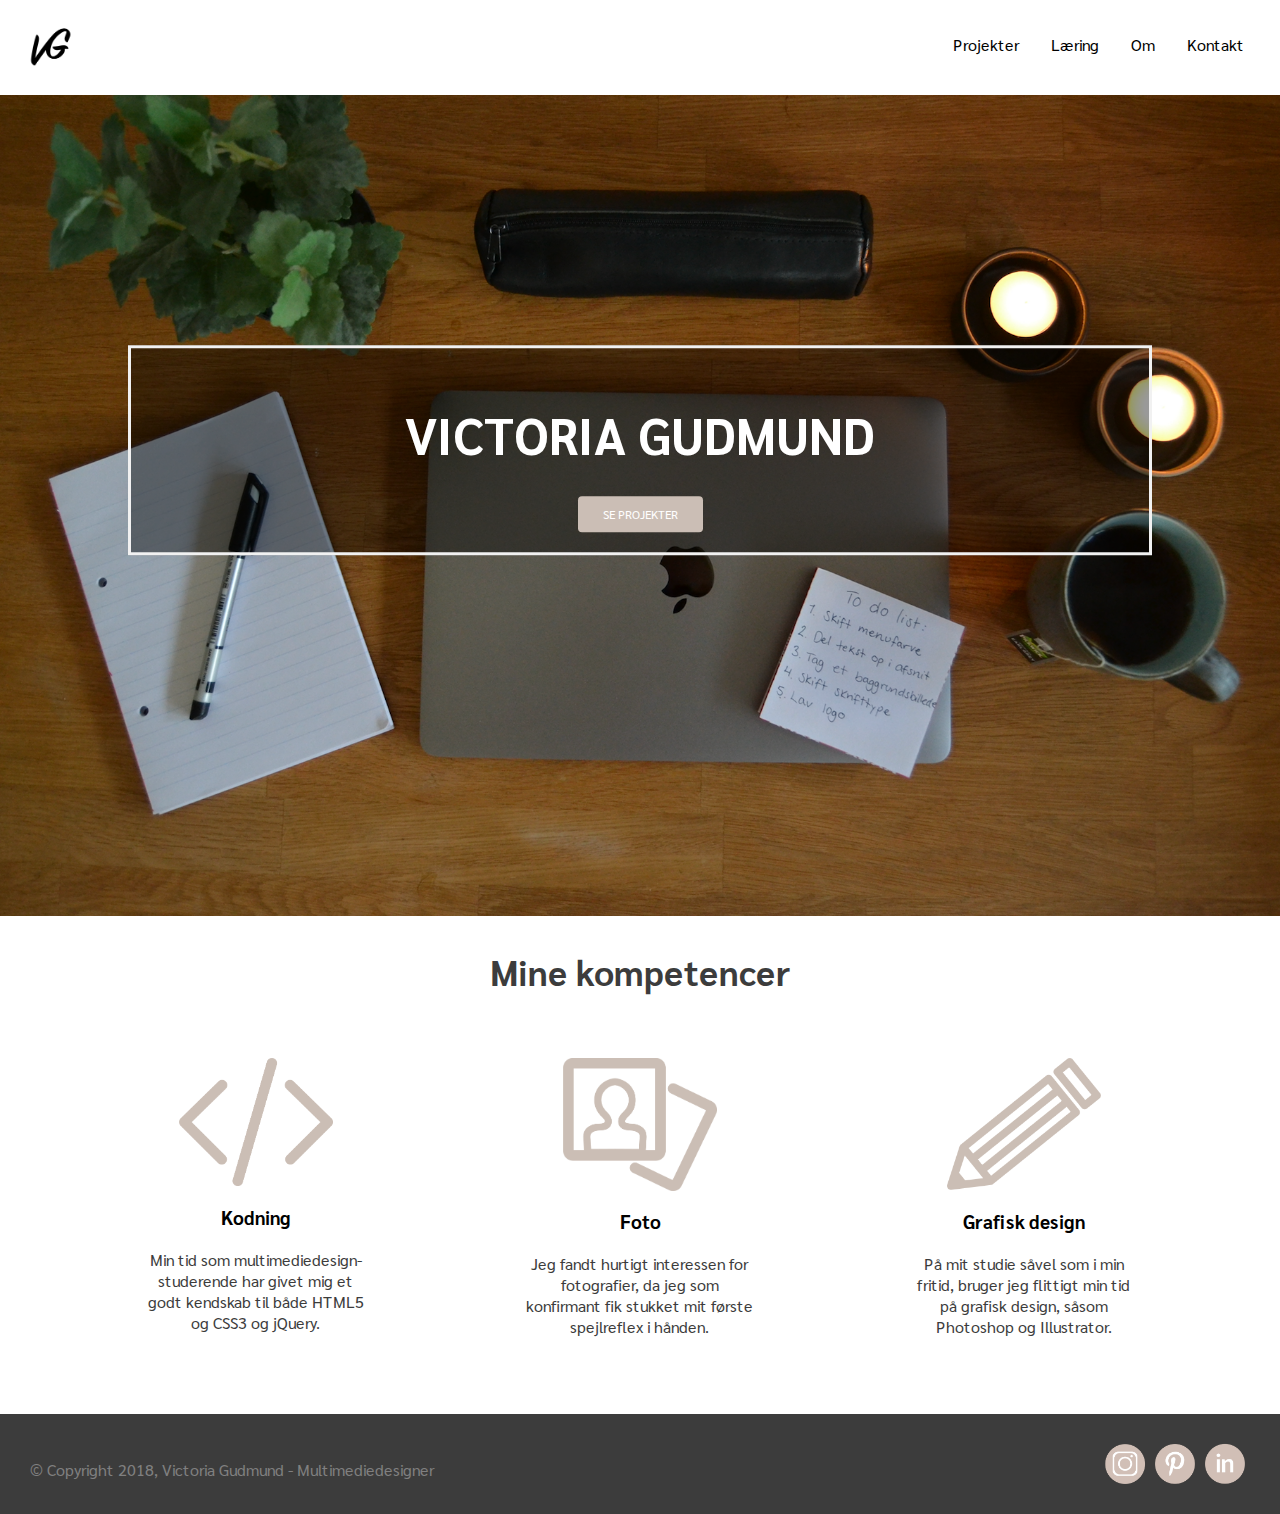
<file: index.html>
<!doctype html>
<html>
<head>
<meta charset="UTF-8">
<title>Multimediedesigner - Portfolio - Victoria Gudmund </title>
<link href="styles/s-styles.css" rel="stylesheet" type="text/css">
<link href="https://fonts.googleapis.com/css?family=Sarabun" rel="stylesheet">
</head>

<body>

<div class="navbar">
  <a href="../index.html" id="logo"><img src="images/logo.png" alt="Mit logo"></a>	
  <a href="pages/kontakt.html">Kontakt</a>
  <a href="pages/om-mig.html">Om</a>
  <a href="pages/learing.html">Læring</a>
  <div class="dropdown">
    <button class="dropbtn knap"><a href="pages/portfolio.html">Projekter</a> 
      <i class="fa fa-caret-down"></i>
    </button>
    <div class="dropdown-content">
      <a href="pages/flow1.html">Flow 1</a>
      <a href="pages/flow2.html">Flow 2</a>
      <a href="pages/flow3.html">Flow 3</a>
	  <a href="pages/flow4.html">Flow 4</a>
	  <a href="pages/flow5.html">Flow 5</a>
    </div>
  </div> 
</div>
	
<div class="hero-image"> 
  <img src="images/forside.jpg" alt="baggrundsbillede" class="baggrund"/>
	<div class="hero-text">
    <h1>VICTORIA GUDMUND</h1>
	<a href="pages/portfolio.html">SE PROJEKTER</a>
  </div>
</div>

<div>
	<h2>Mine kompetencer</h2>
	<div class="skills">
		<div class="skill">
			<img src="images/kodee.png" alt="kode">
			<h3>Kodning</h3>
			<p>Min tid som multimediedesign-studerende har givet mig et godt kendskab til både HTML5 og CSS3 og jQuery.</p>
		</div>
		<div class="skill">
			<img src="images/fotoo.png" alt="foto">
			<h3>Foto</h3>
			<p>Jeg fandt hurtigt interessen for fotografier, da jeg som konfirmant fik stukket mit første spejlreflex i hånden.</p>
		</div>
		<div class="skill">
			<img src="images/grafisk.png" alt="grafiskdesign">
			<h3>Grafisk design</h3>
			<p>På mit studie såvel som i min fritid, bruger jeg flittigt min tid på grafisk design, såsom Photoshop og Illustrator.</p>
		</div>

	</div>
</div>	
	
<footer>
	<p class= "copy"> &copy; Copyright 2018, Victoria Gudmund - Multimediedesigner</p>
	<!--<div class="social">-->
	<a href="https://www.linkedin.com/in/victoria-gudmund-andersen-ba6320172/" target="_blank"><img src="images/linkedin.png" alt="linkedin" class="linked"></a>
	<a href="https://www.pinterest.dk/victoriatanders/" target="_blank"><img src="images/pinterest.png" alt="pinterest" class="pinter"></a>
	<a href="https://www.instagram.com/victoriagudmund/?hl=da" target="_blank"><img src="images/instagram.png" alt="instagram" class="insta"></a> 
<!--</div>-->

</footer>	
	
</body>
</html>
</file>
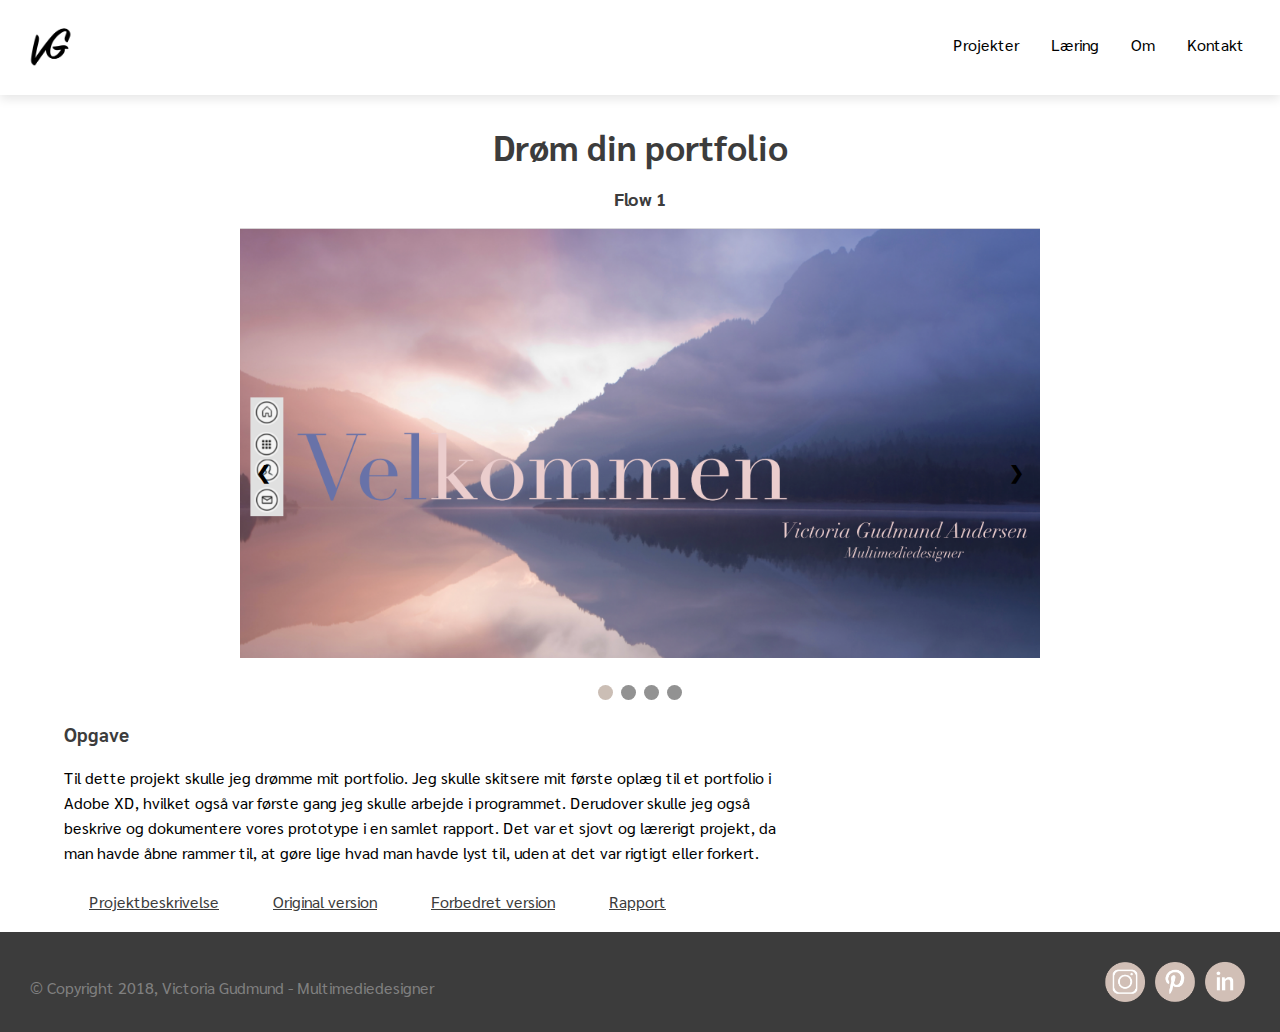
<file: pages/flow1.html>
<!doctype html>
<html>
<head>
<meta charset="UTF-8">
<title>Flow 1</title>

<link href="../styles/s-styles.css" rel="stylesheet">
<link href="https://fonts.googleapis.com/css?family=Sarabun" rel="stylesheet">	
</head>	
	
<body>
	
 <div class="navbar">
  <a href="../index.html" id="logo"><img src="../images/logo.png" alt="Mit logo"></a>	 
  <a href="kontakt.html">Kontakt</a>
  <a href="om-mig.html">Om</a>
  <a href="learing.html">Læring</a>
  <div class="dropdown">
    <button class="dropbtn knap"><a href="portfolio.html">Projekter</a> 
      <i class="fa fa-caret-down"></i>
    </button>
    <div class="dropdown-content">
      <a href="flow1.html">Flow 1</a>
      <a href="flow2.html">Flow 2</a>
      <a href="flow3.html">Flow 3</a>
	  <a href="flow4.html">Flow 4</a>
	  <a href="flow5.html">Flow 5</a>
    </div>
  </div> 
</div>
	<div class="tekst">
	<div>
		<h2>Drøm din portfolio</h2>
		<h3>Flow 1</h3>
	</div>
	</div>
	
<!-- Slideshow container -->
<div class="slideshow-container">

  <!-- Full-width images with number and caption text -->
  <div class="mySlides fade">
    <img src="../images/velkommen.png" style="width:100%" alt="velkommen">
  </div>

  <div class="mySlides fade">
    <img src="../images/portfolio.png" style="width:100%" alt="portfolio">
  </div>

  <div class="mySlides fade">
    <img src="../images/om.png" style="width:100%" alt="om">
  </div>
	
  <div class="mySlides fade">
    <img src="../images/kontakt.png" style="width:100%" alt="kontakt">
  </div>	

  <!-- Next and previous buttons -->
  <a class="prev" onclick="plusSlides(-1)">&#10094;</a>
  <a class="next" onclick="plusSlides(1)">&#10095;</a>
<br>

<!-- The dots/circles -->
<div style="text-align:center">
  <span class="dot" onclick="currentSlide(1)"></span> 
  <span class="dot" onclick="currentSlide(2)"></span> 
  <span class="dot" onclick="currentSlide(3)"></span> 
  <span class="dot" onclick="currentSlide(4)"></span> 
</div>
</div>
	
<div class="beskrivelse">
	<h3>Opgave</h3>
	<p class="bindhold">Til dette projekt skulle jeg drømme mit portfolio. Jeg skulle skitsere mit første oplæg til et portfolio i Adobe XD, hvilket også var første gang jeg skulle arbejde i programmet. Derudover skulle jeg også beskrive og dokumentere vores prototype i en samlet rapport. Det var et sjovt og lærerigt projekt, da man havde åbne rammer til, at gøre lige hvad man havde lyst til, uden at det var rigtigt eller forkert.</p>
</div>
	<div class="links">
	<a href="../pdf'er/dreambeskrivelse.pdf" class="dream projekt" target="_blank">Projektbeskrivelse</a>
	<a href="https://xd.adobe.com/view/176fe4db-181c-464c-5941-6573d2d16e42-615e/" class="dream" target="_blank">Original version</a>
	<a href="https://xd.adobe.com/view/273f74f4-07b1-4a6a-7874-c24dd6f530b4-510e/" class="dream" target="_blank">Forbedret version</a>	
	<a href="../rapporter/dreamrapport.pdf" class="dream" target="_blank">Rapport</a>
	</div>

<footer>
	<p class= "copy"> &copy; Copyright 2018, Victoria Gudmund - Multimediedesigner</p>
	<!--<div class="social">-->
	<a href="https://www.linkedin.com/in/victoria-gudmund-andersen-ba6320172/" target="_blank"><img src="../images/linkedin.png" alt="linkedin" class="linked"></a>
	<a href="https://www.pinterest.dk/victoriatanders/" target="_blank"><img src="../images/pinterest.png" alt="pinterest" class="pinter"></a>
	<a href="https://www.instagram.com/victoriagudmund/?hl=da" target="_blank"><img src="../images/instagram.png" alt="instagram" class="insta"></a> 
<!--</div>-->
</footer>
	
	
<script>
var slideIndex = 1;
showSlides(slideIndex);

function plusSlides(n) {
  showSlides(slideIndex += n);
}

function currentSlide(n) {
  showSlides(slideIndex = n);
}

function showSlides(n) {
  var i;
  var slides = document.getElementsByClassName("mySlides");
  var dots = document.getElementsByClassName("dot");
  if (n > slides.length) {slideIndex = 1}    
  if (n < 1) {slideIndex = slides.length}
  for (i = 0; i < slides.length; i++) {
      slides[i].style.display = "none";  
  }
  for (i = 0; i < dots.length; i++) {
      dots[i].className = dots[i].className.replace(" active", "");
  }
  slides[slideIndex-1].style.display = "block";  
  dots[slideIndex-1].className += " active";
}
</script>
	
</body>	
</html>
</file>
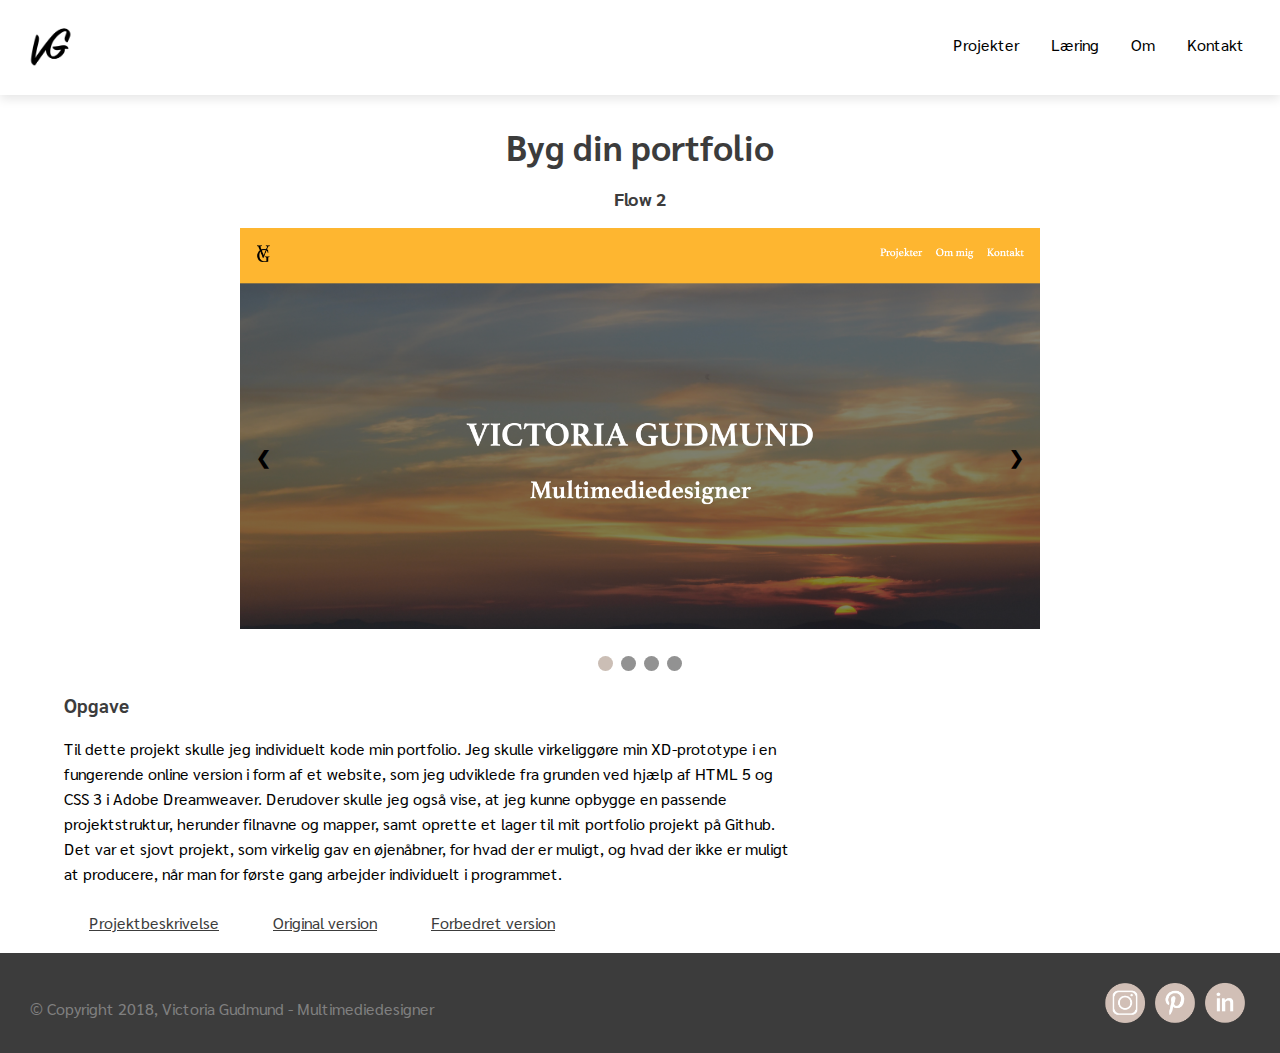
<file: pages/flow2.html>
<!doctype html>
<html>
<head>
<meta charset="UTF-8">
<title>Flow 2</title>

<link href="../styles/s-styles.css" rel="stylesheet">
<link href="https://fonts.googleapis.com/css?family=Sarabun" rel="stylesheet">	
</head>	
	
<body>
	
 <div class="navbar">
  <a href="../index.html" id="logo"><img src="../images/logo.png" alt="Mit logo"></a>	 
  <a href="kontakt.html">Kontakt</a>
  <a href="om-mig.html">Om</a>
  <a href="learing.html">Læring</a>
  <div class="dropdown">
    <button class="dropbtn knap"><a href="portfolio.html">Projekter</a> 
      <i class="fa fa-caret-down"></i>
    </button>
    <div class="dropdown-content">
      <a href="flow1.html">Flow 1</a>
      <a href="flow2.html">Flow 2</a>
      <a href="flow3.html">Flow 3</a>
	  <a href="flow4.html">Flow 4</a>
	  <a href="flow5.html">Flow 5</a>
    </div>
  </div> 
</div>
	<div class="tekst">
	<div>
		<h2>Byg din portfolio</h2>
		<h3>Flow 2</h3>
	</div>
	</div>
	
<!-- Slideshow container -->
<div class="slideshow-container">

  <!-- Full-width images with number and caption text -->
  <div class="mySlides fade">
    <img src="../images/baggrund.png" style="width:100%" alt="baggrund">
  </div>

  <div class="mySlides fade">
    <img src="../images/projekter.png" style="width:100%" alt="projekter">
  </div>

  <div class="mySlides fade">
    <img src="../images/ommig.png" style="width:100%" alt="ommig">
  </div>
	
  <div class="mySlides fade">
    <img src="../images/contact.png" style="width:100%" alt="contact">
  </div>	

  <!-- Next and previous buttons -->
  <a class="prev" onclick="plusSlides(-1)">&#10094;</a>
  <a class="next" onclick="plusSlides(1)">&#10095;</a>
<br>

<!-- The dots/circles -->
<div style="text-align:center">
  <span class="dot" onclick="currentSlide(1)"></span> 
  <span class="dot" onclick="currentSlide(2)"></span> 
  <span class="dot" onclick="currentSlide(3)"></span> 
  <span class="dot" onclick="currentSlide(4)"></span> 
</div>
</div>
	
<div class="beskrivelse">
	<h3>Opgave</h3>
	<p class="bindhold">Til dette projekt skulle jeg individuelt kode min portfolio. Jeg skulle virkeliggøre min XD-prototype i en fungerende online version i form af et website, som jeg udviklede fra grunden ved hjælp af HTML 5 og CSS 3 i Adobe Dreamweaver. Derudover skulle jeg også vise, at jeg kunne opbygge en passende projektstruktur, herunder filnavne og mapper, samt oprette et lager til mit portfolio projekt på Github. Det var et sjovt projekt, som virkelig gav en øjenåbner, for hvad der er muligt, og hvad der ikke er muligt at producere, når man for første gang arbejder individuelt i programmet. </p>
</div>
	<div class="links">
	<a href="../pdf'er/portfoliobeskrivelse.pdf" class="dream" target="_blank">Projektbeskrivelse</a>
	<a href="http://gudmunddesign.dk/index.html" class="dream" target="_blank">Original version</a>
	<a href="#" class="dream" target="_blank">Forbedret version</a>
	</div>

<footer>
	<p class= "copy"> &copy; Copyright 2018, Victoria Gudmund - Multimediedesigner</p>
	<!--<div class="social">-->
	<a href="https://www.linkedin.com/in/victoria-gudmund-andersen-ba6320172/" target="_blank"><img src="../images/linkedin.png" alt="linkedin" class="linked"></a>
	<a href="https://www.pinterest.dk/victoriatanders/" target="_blank"><img src="../images/pinterest.png" alt="pinterest" class="pinter"></a>
	<a href="https://www.instagram.com/victoriagudmund/?hl=da" target="_blank"><img src="../images/instagram.png" alt="instagram" class="insta"></a> 
<!--</div>-->
</footer>
	
<script>
var slideIndex = 1;
showSlides(slideIndex);

function plusSlides(n) {
  showSlides(slideIndex += n);
}

function currentSlide(n) {
  showSlides(slideIndex = n);
}

function showSlides(n) {
  var i;
  var slides = document.getElementsByClassName("mySlides");
  var dots = document.getElementsByClassName("dot");
  if (n > slides.length) {slideIndex = 1}    
  if (n < 1) {slideIndex = slides.length}
  for (i = 0; i < slides.length; i++) {
      slides[i].style.display = "none";  
  }
  for (i = 0; i < dots.length; i++) {
      dots[i].className = dots[i].className.replace(" active", "");
  }
  slides[slideIndex-1].style.display = "block";  
  dots[slideIndex-1].className += " active";
}
</script>
	
</body>	
</html>
</file>
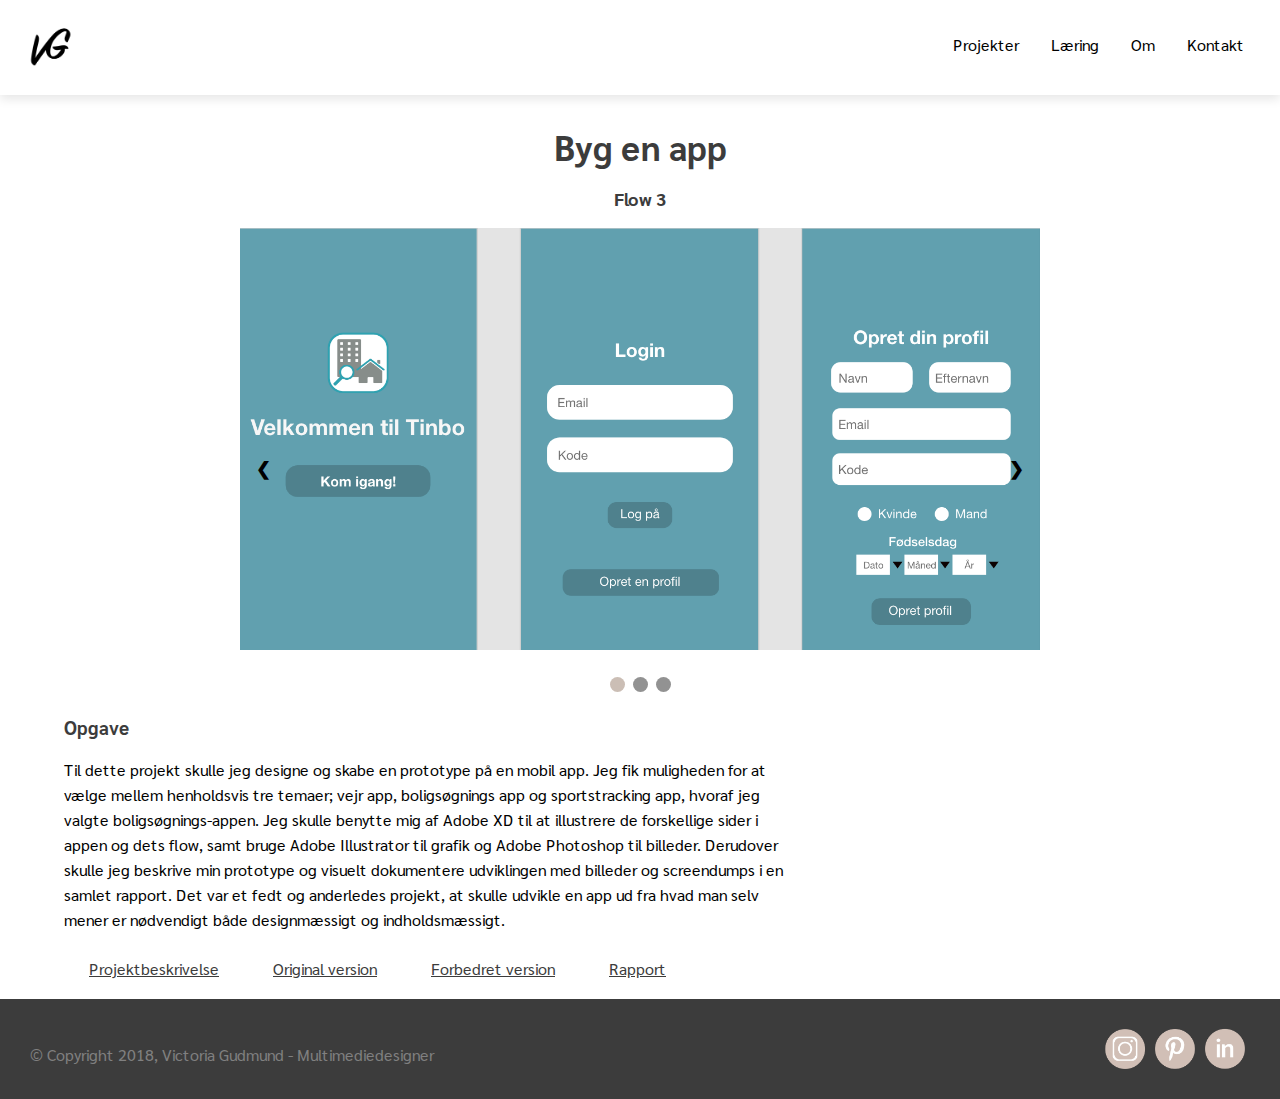
<file: pages/flow3.html>
<!doctype html>
<html>
<head>
<meta charset="UTF-8">
<title>Flow 3</title>

<link href="../styles/s-styles.css" rel="stylesheet">
<link href="https://fonts.googleapis.com/css?family=Sarabun" rel="stylesheet">	
</head>	
	
<body>
	
 <div class="navbar">
  <a href="../index.html" id="logo"><img src="../images/logo.png" alt="Mit logo"></a>	 
  <a href="kontakt.html">Kontakt</a>
  <a href="om-mig.html">Om</a>
  <a href="learing.html">Læring</a>
  <div class="dropdown">
    <button class="dropbtn knap"><a href="portfolio.html">Projekter</a> 
      <i class="fa fa-caret-down"></i>
    </button>
    <div class="dropdown-content">
      <a href="flow1.html">Flow 1</a>
      <a href="flow2.html">Flow 2</a>
      <a href="flow3.html">Flow 3</a>
	  <a href="flow4.html">Flow 4</a>
	  <a href="flow5.html">Flow 5</a>
    </div>
  </div> 
</div>
	<div class="tekst">
	<div>
		<h2>Byg en app</h2>
		<h3>Flow 3</h3>
	</div>
	</div>
	
<!-- Slideshow container -->
<div class="slideshow-container">

  <!-- Full-width images with number and caption text -->
  <div class="mySlides fade">
    <img src="../images/app1.png" style="width:100%" alt="app1">
  </div>

  <div class="mySlides fade">
    <img src="../images/app2.png" style="width:100%" alt="app2">
  </div>

  <div class="mySlides fade">
    <img src="../images/app3.png" style="width:100%" alt="app3">
  </div>
		

  <!-- Next and previous buttons -->
  <a class="prev" onclick="plusSlides(-1)">&#10094;</a>
  <a class="next" onclick="plusSlides(1)">&#10095;</a>
<br>

<!-- The dots/circles -->
<div style="text-align:center">
  <span class="dot" onclick="currentSlide(1)"></span> 
  <span class="dot" onclick="currentSlide(2)"></span> 
  <span class="dot" onclick="currentSlide(3)"></span> 
</div>
</div>
	
<div class="beskrivelse">
	<h3>Opgave</h3>
	<p class="bindhold">Til dette projekt skulle jeg designe og skabe en prototype på en mobil app. Jeg fik muligheden for at vælge mellem henholdsvis tre temaer; vejr app, boligsøgnings app og sportstracking app, hvoraf jeg valgte boligsøgnings-appen. Jeg skulle benytte mig af Adobe XD til at illustrere de forskellige sider i appen og dets flow, samt bruge Adobe Illustrator til grafik og Adobe Photoshop til billeder. Derudover skulle jeg beskrive min prototype og visuelt dokumentere udviklingen med billeder og screendumps i en samlet rapport. Det var et fedt og anderledes projekt, at skulle udvikle en app ud fra hvad man selv mener er nødvendigt både designmæssigt og indholdsmæssigt.</p>
</div>
	<div class="links">
	<a href="../pdf'er/appbeskrivelse.pdf" class="dream" target="_blank">Projektbeskrivelse</a>
	<a href="https://xd.adobe.com/view/36052af3-6c7c-48a2-619a-607a11d8ac90-4034/" class="dream" target="_blank">Original version</a>
	<a href="https://xd.adobe.com/view/0056d412-e1ee-4cba-660e-e62d08af964b-7667/" class="dream" target="_blank">Forbedret version</a>	
	<a href="../rapporter/tinbo.pdf" class="dream" target="_blank">Rapport</a>
	</div>

<footer>
	<p class= "copy"> &copy; Copyright 2018, Victoria Gudmund - Multimediedesigner</p>
	<!--<div class="social">-->
	<a href="https://www.linkedin.com/in/victoria-gudmund-andersen-ba6320172/" target="_blank"><img src="../images/linkedin.png" alt="linkedin" class="linked"></a>
	<a href="https://www.pinterest.dk/victoriatanders/" target="_blank"><img src="../images/pinterest.png" alt="pinterest" class="pinter"></a>
	<a href="https://www.instagram.com/victoriagudmund/?hl=da" target="_blank"><img src="../images/instagram.png" alt="instagram" class="insta"></a> 
<!--</div>-->
</footer>

<script>
var slideIndex = 1;
showSlides(slideIndex);

function plusSlides(n) {
  showSlides(slideIndex += n);
}

function currentSlide(n) {
  showSlides(slideIndex = n);
}

function showSlides(n) {
  var i;
  var slides = document.getElementsByClassName("mySlides");
  var dots = document.getElementsByClassName("dot");
  if (n > slides.length) {slideIndex = 1}    
  if (n < 1) {slideIndex = slides.length}
  for (i = 0; i < slides.length; i++) {
      slides[i].style.display = "none";  
  }
  for (i = 0; i < dots.length; i++) {
      dots[i].className = dots[i].className.replace(" active", "");
  }
  slides[slideIndex-1].style.display = "block";  
  dots[slideIndex-1].className += " active";
}
</script>	
	
</body>	
</html>
</file>
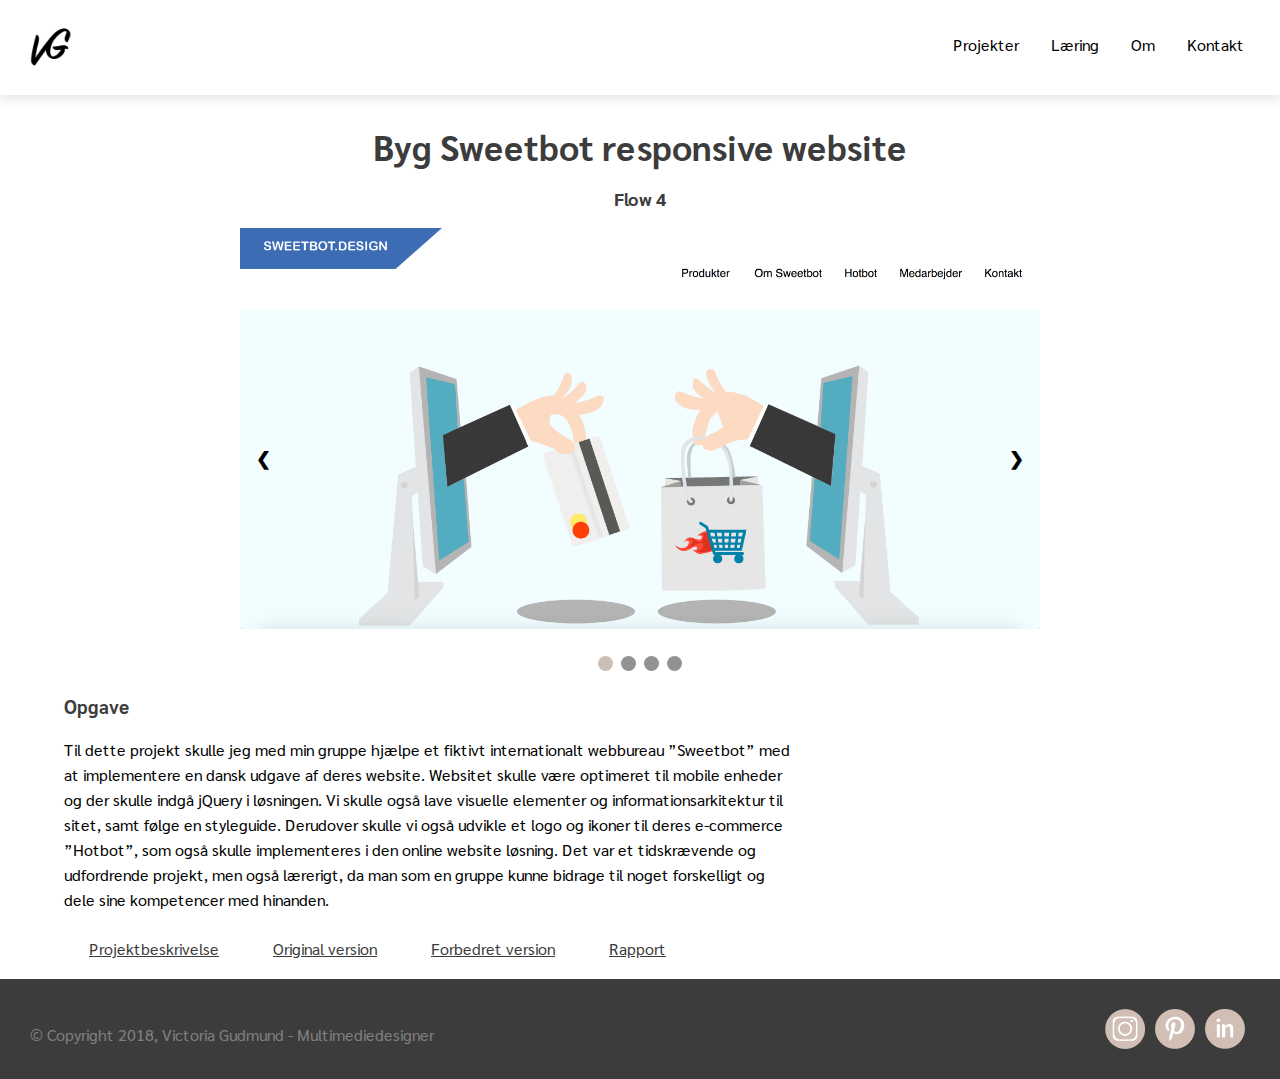
<file: pages/flow4.html>
<!doctype html>
<html>
<head>
<meta charset="UTF-8">
<title>Flow 4</title>

<link href="../styles/s-styles.css" rel="stylesheet">
<link href="https://fonts.googleapis.com/css?family=Sarabun" rel="stylesheet">	
</head>	
	
<body>
	
 <div class="navbar">
  <a href="../index.html" id="logo"><img src="../images/logo.png" alt="Mit logo"></a>	 
  <a href="kontakt.html">Kontakt</a>
  <a href="om-mig.html">Om</a>
  <a href="learing.html">Læring</a>
  <div class="dropdown">
    <button class="dropbtn knap"><a href="portfolio.html">Projekter</a> 
      <i class="fa fa-caret-down"></i>
    </button>
    <div class="dropdown-content">
      <a href="flow1.html">Flow 1</a>
      <a href="flow2.html">Flow 2</a>
      <a href="flow3.html">Flow 3</a>
	  <a href="flow4.html">Flow 4</a>
	  <a href="flow5.html">Flow 5</a>
    </div>
  </div> 
</div>
	<div class="tekst">
	<div>
		<h2>Byg Sweetbot responsive website</h2>
		<h3>Flow 4</h3>
	</div>
	</div>

<!-- Slideshow container -->
<div class="slideshow-container">

  <!-- Full-width images with number and caption text -->
  <div class="mySlides fade">
    <img src="../images/sweetforside.png" style="width:100%" alt="forside">
  </div>

  <div class="mySlides fade">
    <img src="../images/produkter.png" style="width:100%" alt="produkter">
  </div>

  <div class="mySlides fade">
    <img src="../images/medarbejdere.png" style="width:100%" alt="medarbejdere">
  </div>
	
  <div class="mySlides fade">
    <img src="../images/sweetkontakt.png" style="width:100%" alt="kontakt">
  </div>	

  <!-- Next and previous buttons -->
  <a class="prev" onclick="plusSlides(-1)">&#10094;</a>
  <a class="next" onclick="plusSlides(1)">&#10095;</a>
<br>

<!-- The dots/circles -->
<div style="text-align:center">
  <span class="dot" onclick="currentSlide(1)"></span> 
  <span class="dot" onclick="currentSlide(2)"></span> 
  <span class="dot" onclick="currentSlide(3)"></span> 
  <span class="dot" onclick="currentSlide(4)"></span> 
</div>
</div>
	
<div class="beskrivelse">
	<h3>Opgave</h3>
	<p class="bindhold">Til dette projekt skulle jeg med min gruppe hjælpe et fiktivt internationalt webbureau ”Sweetbot” med at implementere en dansk udgave af deres website. Websitet skulle være optimeret til mobile enheder og der skulle indgå jQuery i løsningen. Vi skulle også lave visuelle elementer og informationsarkitektur til sitet, samt følge en styleguide. Derudover skulle vi også udvikle et logo og ikoner til deres e-commerce ”Hotbot”, som også skulle implementeres i den online website løsning. Det var et tidskrævende og udfordrende projekt, men også lærerigt, da man som en gruppe kunne bidrage til noget forskelligt og dele sine kompetencer med hinanden.  </p>
</div>
	<div class="links">
	<a href="../pdf'er/sweetbotbeskrivelse.pdf" class="dream" target="_blank">Projektbeskrivelse</a>
	<a href="#" class="dream" target="_blank">Original version</a>
	<a href="http://sidselkaergaard.dk/Sweetbot-projekt-remaking/?fbclid=IwAR0GwjPR7qpiSLO8gWk2DwcnABaUl-5muoKucqrk-nhrec0zf4q7Yr-TCC8" class="dream" target="_blank">Forbedret version</a>
	<a href="../rapporter/sweetbot.pdf" class="dream" target="_blank">Rapport</a>
	</div>
	
<footer>
	<p class= "copy"> &copy; Copyright 2018, Victoria Gudmund - Multimediedesigner</p>
	<!--<div class="social">-->
	<a href="https://www.linkedin.com/in/victoria-gudmund-andersen-ba6320172/" target="_blank"><img src="../images/linkedin.png" alt="linkedin" class="linked"></a>
	<a href="https://www.pinterest.dk/victoriatanders/" target="_blank"><img src="../images/pinterest.png" alt="pinterest" class="pinter"></a>
	<a href="https://www.instagram.com/victoriagudmund/?hl=da" target="_blank"><img src="../images/instagram.png" alt="instagram" class="insta"></a> 
<!--</div>-->
</footer>

<script>
var slideIndex = 1;
showSlides(slideIndex);

function plusSlides(n) {
  showSlides(slideIndex += n);
}

function currentSlide(n) {
  showSlides(slideIndex = n);
}

function showSlides(n) {
  var i;
  var slides = document.getElementsByClassName("mySlides");
  var dots = document.getElementsByClassName("dot");
  if (n > slides.length) {slideIndex = 1}    
  if (n < 1) {slideIndex = slides.length}
  for (i = 0; i < slides.length; i++) {
      slides[i].style.display = "none";  
  }
  for (i = 0; i < dots.length; i++) {
      dots[i].className = dots[i].className.replace(" active", "");
  }
  slides[slideIndex-1].style.display = "block";  
  dots[slideIndex-1].className += " active";
}
</script>
	
</body>	
</html>
</file>
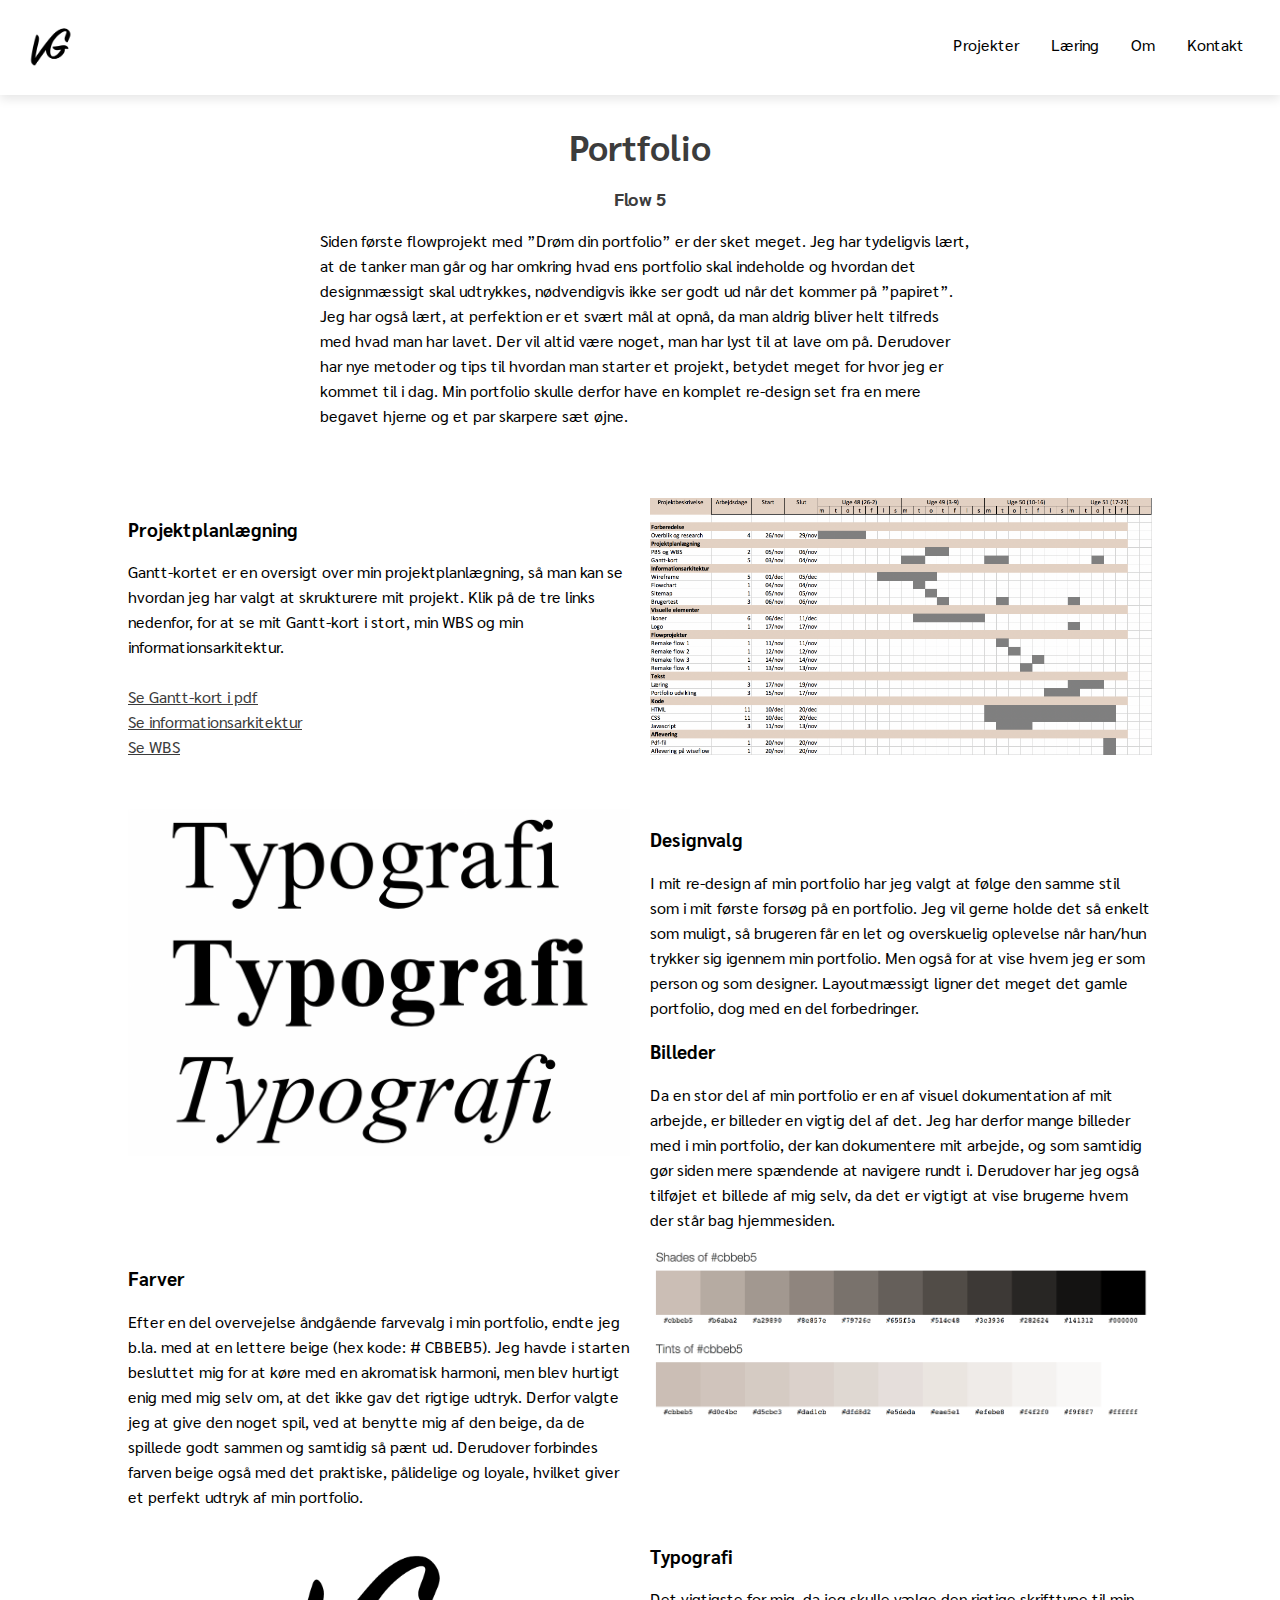
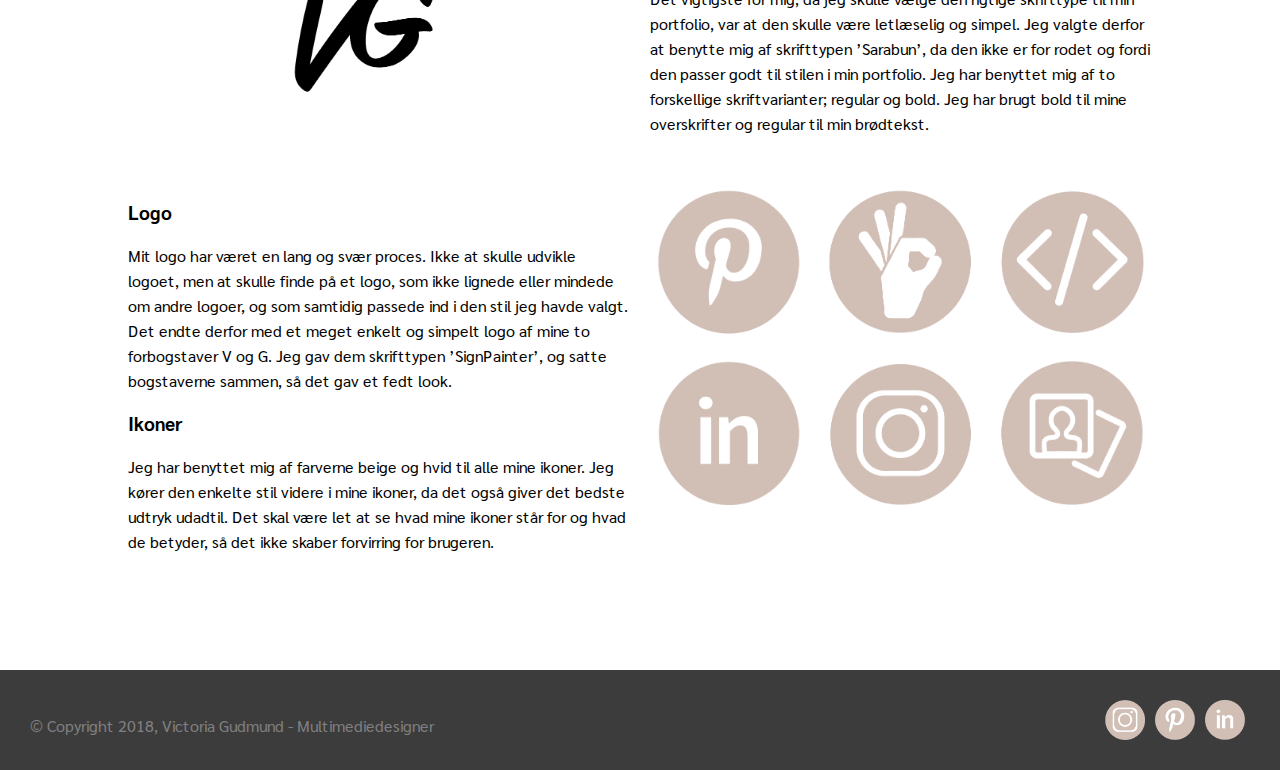
<file: pages/flow5.html>
<!doctype html>
<html>
<head>
<meta charset="UTF-8">
<title>Flow 5</title>

<link href="../styles/s-styles.css" rel="stylesheet">
<link href="https://fonts.googleapis.com/css?family=Sarabun" rel="stylesheet">	
</head>	
	
<body>
	
 <div class="navbar">
  <a href="../index.html" id="logo"><img src="../images/logo.png" alt="Mit logo"></a>	 
  <a href="kontakt.html">Kontakt</a>
  <a href="om-mig.html">Om</a>
  <a href="learing.html">Læring</a>
  <div class="dropdown">
    <button class="dropbtn knap"><a href="portfolio.html">Projekter</a> 
      <i class="fa fa-caret-down"></i>
    </button>
    <div class="dropdown-content">
      <a href="flow1.html">Flow 1</a>
      <a href="flow2.html">Flow 2</a>
      <a href="flow3.html">Flow 3</a>
	  <a href="flow4.html">Flow 4</a>
	  <a href="flow5.html">Flow 5</a>
    </div>
  </div> 
</div>
	<div class="tekst">
	<div>
		<h2>Portfolio</h2>
		<h3>Flow 5</h3>
		<p class="flow5">Siden første flowprojekt med ”Drøm din portfolio” er der sket meget. Jeg har tydeligvis lært, at de tanker man går og har omkring hvad ens portfolio skal indeholde og hvordan det designmæssigt skal udtrykkes, nødvendigvis ikke ser godt ud når det kommer på ”papiret”. Jeg har også lært, at perfektion er et svært mål at opnå, da man aldrig bliver helt tilfreds med hvad man har lavet. Der vil altid være noget, man har lyst til at lave om på. Derudover har nye metoder og tips til hvordan man starter et projekt, betydet meget for hvor jeg er kommet til i dag. Min portfolio skulle derfor have en komplet re-design set fra en mere begavet hjerne og et par skarpere sæt øjne. </p>
	</div>
	</div>

<div class="flex-container">
	<div>
		<h3>Projektplanlægning</h3>
		<p class="design"> Gantt-kortet er en oversigt over min projektplanlægning, så man kan se hvordan jeg har valgt at skrukturere mit projekt. Klik på de tre links nedenfor, for at se mit  Gantt-kort i stort, min WBS og min informationsarkitektur.  <br><br> <a href="../pdf'er/ganttkort.pdf" class="information" target="_blank">Se Gantt-kort i pdf</a> <br> <a href="../pdf'er/informationsarkitektur.pdf" class="information" target="_blank">Se informationsarkitektur</a> <br>  <a href="../pdf'er/wbs.pdf" class="information" target="_blank">Se WBS</a> </p> 
	</div>
	<div>
		<img class="myImg" src="../images/gantt.png" alt="gantt">
    </div>
	<div>
		<img class="myImg" src="../images/typografi.png" alt="typografi">
    </div>	
	<div class="flowtekst">
		<h3>Designvalg</h3>
		<p class="design"> I mit re-design af min portfolio har jeg valgt at følge den samme stil som i mit første forsøg på en portfolio. Jeg vil gerne holde det så enkelt som muligt, så brugeren får en let og overskuelig oplevelse når han/hun trykker sig igennem min portfolio. Men også for at vise hvem jeg er som person og som designer. Layoutmæssigt ligner det meget det gamle portfolio, dog med en del forbedringer.</p> 
		<h3>Billeder</h3>
		<p class="design">Da en stor del af min portfolio er en af visuel dokumentation af mit arbejde, er billeder en vigtig del af det. Jeg har derfor mange billeder med i min portfolio, der kan dokumentere mit arbejde, og som samtidig gør siden mere spændende at navigere rundt i. Derudover har jeg også tilføjet et billede af mig selv, da det er vigtigt at vise brugerne hvem der står bag hjemmesiden. </p> 
	</div>
	
	<div>
		<h3>Farver</h3>
		<p class="design"> Efter en del overvejelse åndgående farvevalg i min portfolio, endte jeg b.la. med at en lettere beige (hex kode: # CBBEB5). Jeg havde i starten besluttet mig for at køre med en akromatisk harmoni, men blev hurtigt enig med mig selv om, at det ikke gav det rigtige udtryk. Derfor valgte jeg at give den noget spil, ved at benytte mig af den beige, da de spillede godt sammen og samtidig så pænt ud. Derudover forbindes farven beige også med det praktiske, pålidelige og loyale, hvilket giver et perfekt udtryk af min portfolio. </p> 
	</div>
	<div>
		<img class="myImg" src="../images/farver.png" alt="Farver">
    </div>	
	<div>
		<img class="myImg logo" src="../images/logo.png" alt="logo">
    </div>	
	<div>
		<h3>Typografi</h3>
		<p class="design"> Det vigtigste for mig, da jeg skulle vælge den rigtige skrifttype til min portfolio, var at den skulle være letlæselig og simpel. Jeg valgte derfor at benytte mig af skrifttypen ’Sarabun’, da den ikke er for rodet og fordi den passer godt til stilen i min portfolio. Jeg har benyttet mig af to forskellige skriftvarianter; regular og bold. Jeg har brugt bold til mine overskrifter og regular til min brødtekst. </p> 
	</div>
	<div>
		<h3>Logo</h3>
		<p class="design"> Mit logo har været en lang og svær proces. Ikke at skulle udvikle logoet, men at skulle finde på et logo, som ikke lignede eller mindede om andre logoer, og som samtidig passede ind i den stil jeg havde valgt. Det endte derfor med et meget enkelt og simpelt logo af mine to forbogstaver V og G. Jeg gav dem skrifttypen ’SignPainter’, og satte bogstaverne sammen, så det gav et fedt look. <br> 
		</p>
		<h3>Ikoner</h3>
		<p class="design"> Jeg har benyttet mig af farverne beige og hvid til alle mine ikoner. Jeg kører den enkelte stil videre i mine ikoner, da det også giver det bedste udtryk udadtil. Det skal være let at se hvad mine ikoner står for og hvad de betyder, så det ikke skaber forvirring for brugeren. 
		</p>
 
	</div>
	<div>
		<img class="myImg" src="../images/ikoner.png" alt="ikoner">
    </div>		
</div>	
	


<footer>
	<p class= "copy"> &copy; Copyright 2018, Victoria Gudmund - Multimediedesigner</p>
	<!--<div class="social">-->
	<a href="https://www.linkedin.com/in/victoria-gudmund-andersen-ba6320172/" target="_blank"><img src="../images/linkedin.png" alt="linkedin" class="linked"></a>
	<a href="https://www.pinterest.dk/victoriatanders/" target="_blank"><img src="../images/pinterest.png" alt="pinterest" class="pinter"></a>
	<a href="https://www.instagram.com/victoriagudmund/?hl=da" target="_blank"><img src="../images/instagram.png" alt="instagram" class="insta"></a> 
<!--</div>-->
</footer>
	

	
</body>	
</html>
</file>
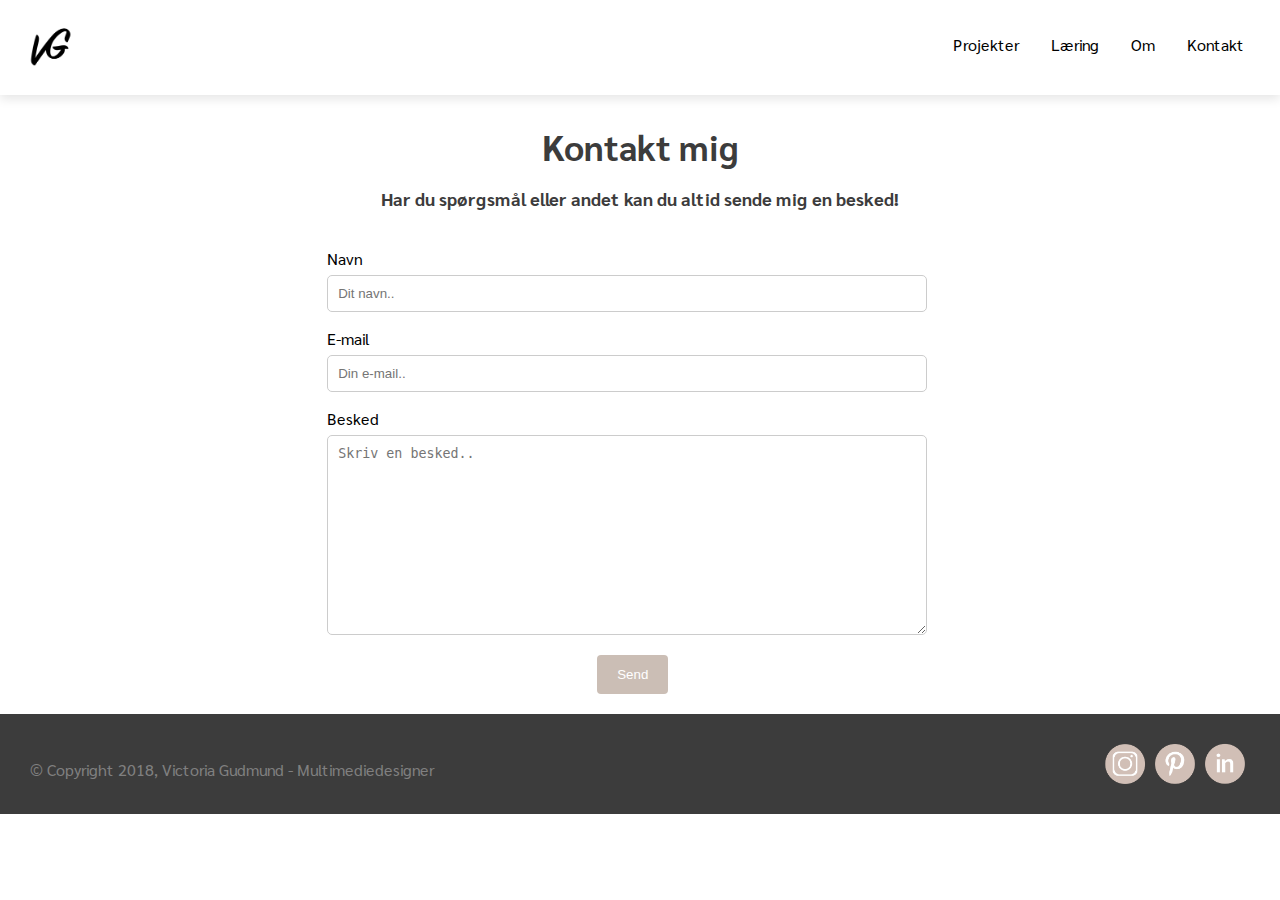
<file: pages/kontakt.html>
<!doctype html>
<html>
<head>
<meta charset="UTF-8">
<title>Kontakt</title>	

<link href="../styles/s-styles.css" rel="stylesheet">
<link href="https://fonts.googleapis.com/css?family=Sarabun" rel="stylesheet">
</head>

<body>
	
	
 <div class="navbar">
  <a href="../index.html" id="logo"><img src="../images/logo.png" alt="Mit logo"></a>	 
  <a href="kontakt.html">Kontakt</a>
  <a href="om-mig.html">Om</a>
  <a href="learing.html">Læring</a>
  <div class="dropdown">
    <button class="dropbtn knap"><a href="portfolio.html">Projekter</a> 
      <i class="fa fa-caret-down"></i>
    </button>
    <div class="dropdown-content">
      <a href="flow1.html">Flow 1</a>
      <a href="flow2.html">Flow 2</a>
      <a href="flow3.html">Flow 3</a>
	  <a href="flow4.html">Flow 4</a>
	  <a href="flow5.html">Flow 5</a>
    </div>
  </div> 
</div>
	<div class="tekst">
	<div>
		<h2>Kontakt mig</h2>
		<h3>Har du spørgsmål eller andet kan du altid sende mig en besked!</h3>
	</div>
	</div>	
	

	<div class="container">
  <form action="action_page.php">

    <label for="fnavn">Navn</label>
    <input type="text" id="fnavn" name="fornavn" placeholder="Dit navn..">

    <label for="enavn">E-mail</label>
    <input type="text" id="enavn" name="email" placeholder="Din e-mail..">

    <label for="besked">Besked</label>
    <textarea id="besked" name="besked" placeholder="Skriv en besked.." style="height:200px"></textarea>

    <input type="submit" value="Send">

  </form>
</div>
	
<footer>
	<p class= "copy"> &copy; Copyright 2018, Victoria Gudmund - Multimediedesigner</p>
	<!--<div class="social">-->
	<a href="https://www.linkedin.com/in/victoria-gudmund-andersen-ba6320172/" target="_blank"><img src="../images/linkedin.png" alt="linkedin" class="linked"></a>
	<a href="https://www.pinterest.dk/victoriatanders/" target="_blank"><img src="../images/pinterest.png" alt="pinterest" class="pinter"></a>
	<a href="https://www.instagram.com/victoriagudmund/?hl=da" target="_blank"><img src="../images/instagram.png" alt="instagram" class="insta"></a> 
<!--</div>-->
</footer>
	
</body>	
</html>
</file>
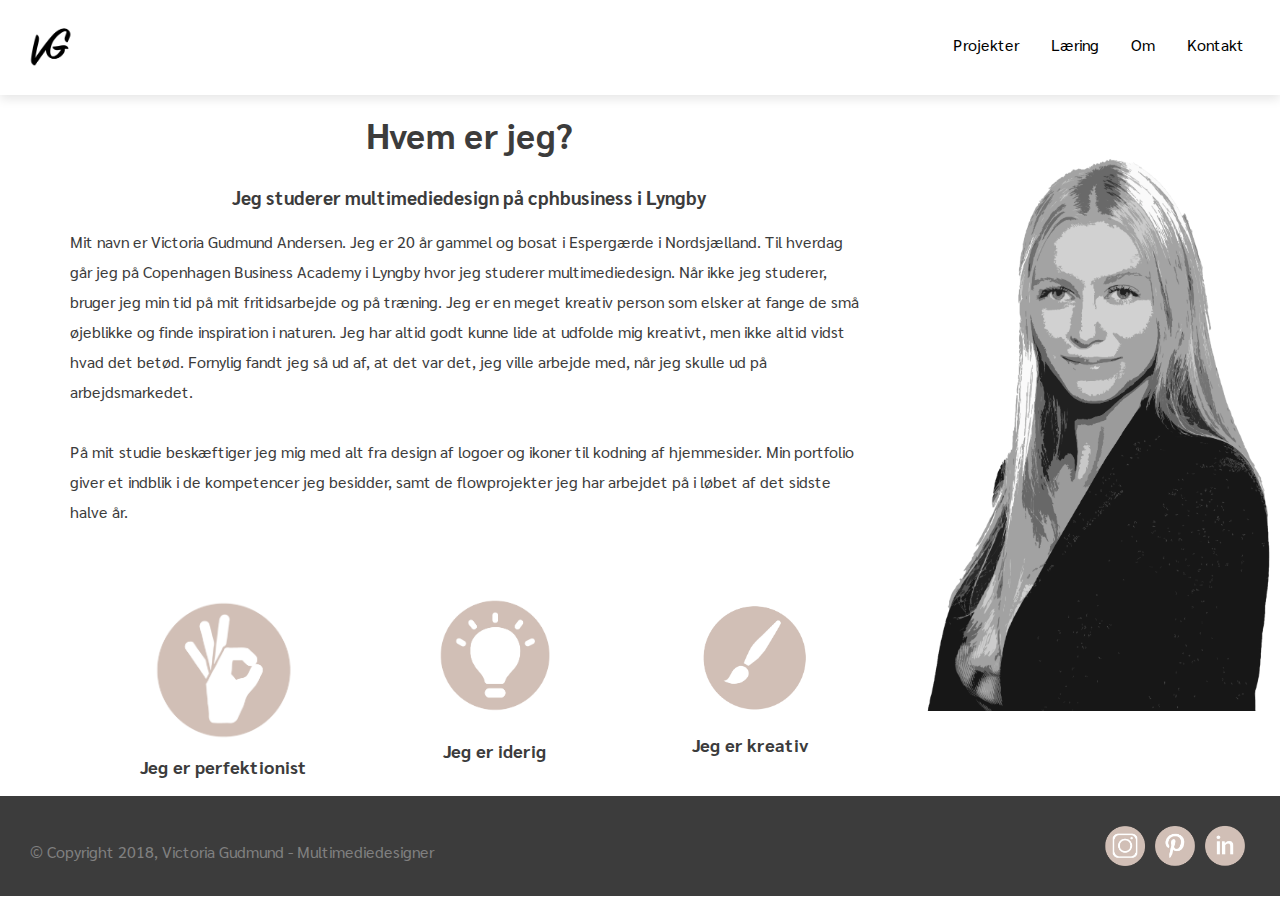
<file: pages/om-mig.html>
<!doctype html>
<html>
<head>
<meta charset="UTF-8">
<title>Om mig</title>
	
<link href="../styles/s-styles.css" rel="stylesheet">
<link href="https://fonts.googleapis.com/css?family=Sarabun" rel="stylesheet">
</head>

<body>
	
	
 <div class="navbar">
  <a href="../index.html" id="logo"><img src="../images/logo.png" alt="Mit logo"></a>	 
  <a href="kontakt.html">Kontakt</a>
  <a href="om-mig.html">Om</a>
  <a href="learing.html">Læring</a>
  <div class="dropdown">
    <button class="dropbtn knap"><a href="portfolio.html">Projekter</a> 
      <i class="fa fa-caret-down"></i>
    </button>
    <div class="dropdown-content">
      <a href="flow1.html">Flow 1</a>
      <a href="flow2.html">Flow 2</a>
      <a href="flow3.html">Flow 3</a>
	  <a href="flow4.html">Flow 4</a>
	  <a href="flow5.html">Flow 5</a>
    </div>
  </div> 
</div>
	
  <div class="indhold">
	<div>
	  <h2>Hvem er jeg?</h2>
	  <h3>Jeg studerer multimediedesign på cphbusiness i Lyngby</h3>	
	  <p class="om">Mit navn er Victoria Gudmund Andersen. Jeg er 20 år gammel og bosat i Espergærde i Nordsjælland. Til hverdag går jeg på Copenhagen Business Academy i Lyngby hvor jeg studerer multimediedesign. Når ikke jeg studerer, bruger jeg min tid på mit fritidsarbejde og på træning. Jeg er en meget kreativ person som elsker at fange de små øjeblikke og finde inspiration i naturen. Jeg har altid godt kunne lide at udfolde mig kreativt, men ikke altid vidst hvad det betød. Fornylig fandt jeg så ud af, at det var det, jeg ville arbejde med, når jeg skulle ud på arbejdsmarkedet.<br> <br> På mit studie beskæftiger jeg mig med alt fra design af logoer og ikoner til kodning af hjemmesider. Min portfolio giver et indblik i de kompetencer jeg besidder, samt de flowprojekter jeg har arbejdet på i løbet af det sidste halve år. 
      </p>

	<div class="facs">
		<div class="fac">
			<img src="../images/perfekt.png" alt="perfekt">
			<p>Jeg er perfektionist</p>
		</div>
		<div class="fac">
			<img src="../images/ide.png" alt="ide">
			<p>Jeg er iderig</p>
		</div>
		<div class="fac krea">
			<img src="../images/kreativ.png" alt="kreativ">
			<p>Jeg er kreativ</p>
		</div>

	</div>
	
  </div>
		<img src="../images/mig.png" alt="billede-af-mig" class="billedestr"/>
  </div>
	

<footer>
	<p class= "copy"> &copy; Copyright 2018, Victoria Gudmund - Multimediedesigner</p>
	<!--<div class="social">-->
	<a href="https://www.linkedin.com/in/victoria-gudmund-andersen-ba6320172/" target="_blank"><img src="../images/linkedin.png" alt="linkedin" class="linked"></a>
	<a href="https://www.pinterest.dk/victoriatanders/" target="_blank"><img src="../images/pinterest.png" alt="pinterest" class="pinter"></a>
	<a href="https://www.instagram.com/victoriagudmund/?hl=da" target="_blank"><img src="../images/instagram.png" alt="instagram" class="insta"></a> 
<!--</div>-->
</footer>	
	
</body>	
	
</html>
</file>
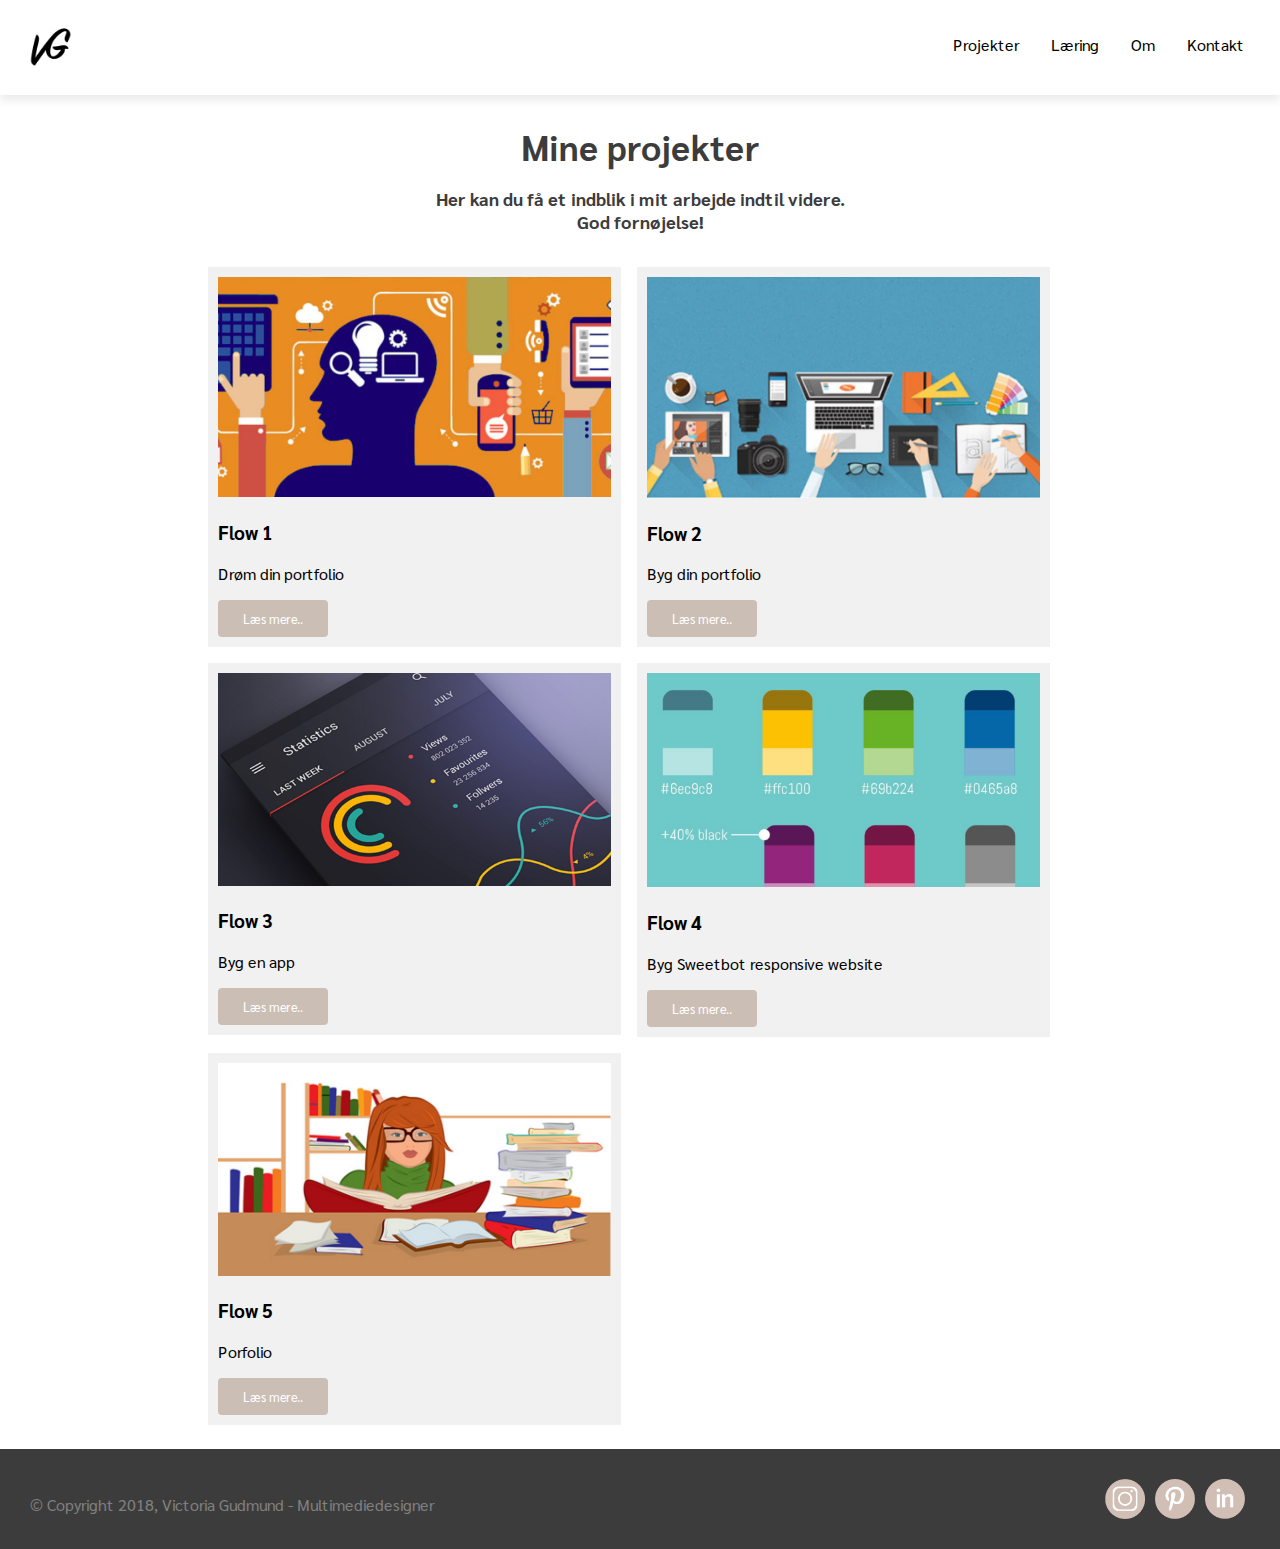
<file: pages/portfolio.html>
<!doctype html>
<html>
<head>
<meta charset="UTF-8">
<title>Projekter</title>

<link href="../styles/s-styles.css" rel="stylesheet">
<link href="https://fonts.googleapis.com/css?family=Sarabun" rel="stylesheet">
</head>	
	
<body>
	
 <div class="navbar">
  <a href="../index.html" id="logo"><img src="../images/logo.png" alt="Mit logo"></a>	 
  <a href="kontakt.html">Kontakt</a>
  <a href="om-mig.html">Om</a>
  <a href="learing.html">Læring</a>
  <div class="dropdown">
    <button class="dropbtn knap"><a href="portfolio.html">Projekter</a> 
      <i class="fa fa-caret-down"></i>
    </button>
    <div class="dropdown-content">
      <a href="flow1.html">Flow 1</a>
      <a href="flow2.html">Flow 2</a>
      <a href="flow3.html">Flow 3</a>
	  <a href="flow4.html">Flow 4</a>
	  <a href="flow5.html">Flow 5</a>
    </div>
  </div> 
</div>
	<div class="tekst">
	<div>
		<h2>Mine projekter</h2>
		<h3>Her kan du få et indblik i mit arbejde indtil videre.<br> God fornøjelse!</h3>
	</div>
	</div>	
	
<!-- Portfolio Gallery Grid -->
<div class="row mid">
  <div class="column">
    <div class="content">
      <img src="../images/flow1.png" alt="Drøm" style="width:100%">
	    <div class="hover">	
           <h3>Flow 1</h3>
           <p>Drøm din portfolio</p>
	       <a class="flow" href="flow1.html">Læs mere..</a>
	    </div>
    </div>
  </div>
  <div class="column">
    <div class="content">
      <img src="../images/flow2.png" alt="Byg" style="width:100%">
	    <div class="hover">	
          <h3>Flow 2</h3>
          <p>Byg din portfolio</p>
	      <a class="flow" href="flow2.html">Læs mere..</a>
	    </div>
    </div>
  </div>
  <div class="column">
    <div class="content">
      <img src="../images/flow3.png" alt="Byg" style="width:100%">
		<div class="hover">	
          <h3>Flow 3</h3>
          <p>Byg en app</p>
	      <a class="flow" href="flow3.html">Læs mere..</a>
	    </div>		
    </div>
  </div>
  <div class="column">
    <div class="content">
      <img src="../images/flow4.png" alt="Sweetbot" style="width:100%">
		<div class="hover">	
          <h3>Flow 4</h3>
          <p>Byg Sweetbot responsive website</p>
          <a class="flow" href="flow4.html">Læs mere..</a>
	    </div>
    </div>
  </div>
   <div class="column">
    <div class="content">
      <img src="../images/flow5.png" alt="Portfolio" style="width:100%">
		<div class="hover">	
          <h3>Flow 5</h3>
          <p>Porfolio</p>
	      <a class="flow" href="flow5.html">Læs mere..</a>
		</div>	
    </div>
  </div>	
</div>	
		

<footer>
	<p class= "copy"> &copy; Copyright 2018, Victoria Gudmund - Multimediedesigner</p>
	<!--<div class="social">-->
	<a href="https://www.linkedin.com/in/victoria-gudmund-andersen-ba6320172/" target="_blank"><img src="../images/linkedin.png" alt="linkedin" class="linked"></a>
	<a href="https://www.pinterest.dk/victoriatanders/" target="_blank"><img src="../images/pinterest.png" alt="pinterest" class="pinter"></a>
	<a href="https://www.instagram.com/victoriagudmund/?hl=da" target="_blank"><img src="../images/instagram.png" alt="instagram" class="insta"></a> 
<!--</div>-->
</footer>
	
</body>	
</html>
</file>
<file: styles/s-styles.css>
@charset "UTF-8";

/*Overordnet style på alle sider*/

body{
	font-family: 'Sarabun', sans-serif;
	background-color: white;
	margin: 0px;
}


body, html {
    height: 100%;
}

/* Style the header */
.navbar {
    overflow: auto;
    background-color: white;
    padding: 20px 20px;
	border: thick;
	width: 100%;
	box-shadow: 0 4px 10px 0 rgba(0, 0, 0, 0.1), 0 8px 10px 0 rgba(0, 0, 0, 0.0);
}

.navbar a {
  float: right;
  font-size: 16px;
  color: black;
  text-align: center;
  padding: 14px 16px;
  text-decoration: none;
}

.dropdown {
  float: right;
  overflow: hidden;
}

.dropdown .dropbtn {
  font-size: 18px;  
  border: none;
  outline: none;
  color: black;
  padding: 0;
  background-color: inherit;
  font-family: inherit;
  margin: 0;
}

/*.dropdown .dropbtn{
	padding: 0;
	margin: 0;
}*/

.navbar a:hover, .dropdown:hover .dropbtn {
  color: #AA917D;
}

.dropdown-content {
  display: none;
  position: absolute;
  background-color: #f9f9f9;
  min-width: 160px;
  box-shadow: 0px 8px 16px 0px rgba(0,0,0,0.2);
  z-index: 999;
}

.dropdown-content a {
  float: none;
  color: black;
  padding: 12px 16px;
  text-decoration: none;
  display: block;
  text-align: left;
}

.dropdown-content a:hover {
  background-color: #ddd;
}

.dropdown:hover .dropdown-content {
  display: block;
}

#logo{
	float: left;
	display:block;
	padding: 0;
}
/* Style the logo link (notice that we set the same value of line-height and font-size to prevent the header to increase when the font gets bigger */
#logo img {
  height: 55px;
  float: left;
}

/* Change the background color on mouse-over */
.header a:hover {
    color: #C3B4AA;
}

/* Style the active/current link*/
.navbar a.active {
    color: #C3B4AA;
} 

/* Float the link section to the right */
.header-right {
    float: right;
}


/* Add media queries for responsiveness - when the screen is 500px wide or less, stack the links on top of each other */ 
@media screen and (max-width: 500px) {
  .header a {
      float: none;
      display: block;
      text-align: left;
  }
	
  .header-right {
      float: none;
  }
}

footer{
	height: 100px;
	background-color:  #3C3C3C;
}

footer p{
	float: left;
	height: 60px;
}

.insta{
	width: 50px;
    margin-top: 25px;
	float: right;
}

.pinter{
	width: 50px;
	margin-top: 25px;
	float: right;
}

.linked{
	width: 50px;
    margin-top: 25px;
	float: right;
	margin-right: 30px;
}

.copy{
	color: gray;
	font-size: 16px;
	padding-top: 45px;
	padding-left: 30px;
	margin: 0;
	display: block;
}

/*--------------------------------------------------STYLE FORSIDE-----------------------------------------------*/

body, html {
  height: 100%;
  margin: 0;
}

/*Baggrundsbillede*/
.baggrund {
  height: 100%;
  width: 100%;
  background-position: center;
  background-repeat: no-repeat;
  background-size: cover;
  position: relative;
}

/*Baggrundstekst*/
.hero-text {
  text-align: center;
  position: absolute;
  top: 50%;
  left: 50%;
  transform: translate(-50%, -50%);
  color: white;
  font-size: 30px;
  background-color: rgb(0,0,0); /* Fallback color */
  background-color: rgba(0,0,0, 0.4); /* Black w/opacity/see-through */
  font-weight: bold;
  border: 3px solid #f1f1f1;
  z-index: 2;
  width: 80%;
  padding: 20px;
}

.hero-text a {
  border: none;
  outline: 0;
  display: inline-block;
  padding: 10px 25px;
  color: white;
  background-color: #CBBEB5;
  text-align: center;
  cursor: pointer;
  font-size: 40%;
  font-weight: normal;
  border-radius: 4px;
  text-decoration: none;
}

h1{
	margin-bottom: 20px;
}

.hero-text a:hover {
  background-color: #ddd;
  color: #3C3C3C;
}

h2{
	text-align: center;
	font-size: 35px;
	color: #3C3C3C;
	margin-bottom: 5%;
}

.skill h3{
	margin-bottom: 1%;
}

.skills{
	display: flex;
	justify-content: center;
}

.skill{
	width: 30%;
	display: flex;
	align-items: center;
	flex-wrap: wrap;
	flex-direction: column;
}

.skill p{
	text-align: center;
	margin-bottom: 20%;
	color: #3C3C3C;
	width: 60%;
}

.skill img{
	width: 40%;
}

/*--------------------------------------------------STYLE PROJEKTER----------------------------------------------*/

.tekst div h2{
	text-align: center;
	font-size: 35px;
	margin-bottom: 5px;
}

.tekst div h3{
	text-align: center;
	font-size: 18px;
}

* {
  box-sizing: border-box;
}

/* Center website */
.main {
  max-width: 1000px;
  margin: auto;
}

h1 {
  font-size: 50px;
  word-break: break-all;
}

.row {
  margin: 8px -16px;
}

.mid{
	margin-right: auto;
	margin-left: 15%;
}
/* Add padding BETWEEN each column (if you want) */
.row,
.row > .column {
  padding: 8px;
}

/* Create four equal columns that floats next to each other */
.column {
  float: left;
  width: 40%;
}

/* Clear floats after rows */ 
.row:after {
  content: "";
  display: table;
  clear: both;
}

/* Content */
.content {
  background-color: #f1f1f1;
  padding: 10px;
}

/* Responsive layout - makes a two column-layout instead of four columns */
@media screen and (max-width: 900px) {
  .column {
    width: 50%;
  }
}

/* Responsive layout - makes the two columns stack on top of each other instead of next to each other */
@media screen and (max-width: 600px) {
  .column {
    width: 100%;
  }
}

/*---------------------------------------------------FLOW 1, 2, 3, 4----------------------------------------------------*/

.flow{
  border: none;
  outline: 0;
  display: inline-block;
  padding: 10px 25px;
  color: white;
  background-color: #CBBEB5;
  text-align: center;
  font-size: 80%;
  font-weight: normal;
  border-radius: 4px;
  text-decoration: none;
}

.hover a:hover {
  background-color: #ddd;
  color: #3C3C3C;
}

* {box-sizing:border-box}

/* Slideshow container */
.slideshow-container {
  max-width: 800px;
  position: relative;
  margin: auto;
}

/* Hide the images by default */
.mySlides {
  display: none;
}

/* Next & previous buttons */
.prev, .next {
  cursor: pointer;
  position: absolute;
  top: 50%;
  width: auto;
  margin-top: -22px;
  padding: 16px;
  color: black;
  font-weight: bold;
  font-size: 18px;
  transition: 0.6s ease;
  border-radius: 0 3px 3px 0;
  user-select: none;
}

/* Position the "next button" to the right */
.next {
  right: 0;
  border-radius: 3px 0 0 3px;
}

/* On hover, add a black background color with a little bit see-through */
.prev:hover, .next:hover {
  background-color: rgba(0,0,0,0.4);
}

/* The dots/bullets/indicators */
.dot {
  cursor: pointer;
  height: 15px;
  width: 15px;
  margin: 0 2px;
  background-color: #929292;
  border-radius: 50%;
  display: inline-block;
  transition: background-color 0.6s ease;
}

.active, .dot:hover {
  background-color: #CBBEB5;
}

/* Fading animation */
.fade {
  -webkit-animation-name: fade;
  -webkit-animation-duration: 1.5s;
  animation-name: fade;
  animation-duration: 1.5s;
}

@-webkit-keyframes fade {
  from {opacity: .4} 
  to {opacity: 1}
}

@keyframes fade {
  from {opacity: .4} 
  to {opacity: 1}
}

.beskrivelse{
	margin-left: 5%;
}

.beskrivelse h3{
	color: #3C3C3C;
}

.bindhold{
	width: 60%;
	font-size: 16px;
	line-height: 25px;
}

.links{
	margin-bottom: 10px;
	margin-left: 5%;
}

.dream{
	border: none;
	outline: 0;
	display: inline-block;
	padding: 10px 25px;
	color: #3C3C3C;
	text-align: center;
	cursor: pointer;
	font-size: 16px;
	font-weight: normal;
	border-radius: 4px;
	text-decoration: underline;
}

.links a:hover {
  background-color: #CBBEB5;
  color: #3C3C3C;
}

/*----------------------------------------------------Flow 5------------------------------------------------------*/

.flow5{
	width: 51%;
	font-size: 16px;
	line-height: 25px;
	margin-left: 25%;
	margin-bottom: 70px;
}

.myImg{
	width: 100%;
	margin-bottom: 50px;
}

.logo{
	width: 70%;
	padding-left: 25%;
}

.design{
	width: 100%;
	font-size: 16px;
	line-height: 25px;
}

.flex-container{
	display: flex;
	flex-wrap: wrap;
	width: 80%;
	margin:auto;
	justify-content: space-between;
	margin-bottom: 100px;
}

.flex-container div{
	width: calc(50% - 10px);
}

.information{
	display: inline-block;
	color: #3C3C3C;
	font-size: 16px;
	font-weight: normal;
	text-decoration: underline;
}

/*-------------------------------------------------------Læring--------------------------------------------------------*/

.learing{
	margin-left: 20%;
	width: 80%;
}

.learingflow1{
	margin: 5%;
}

.learingflow1 p{
	font-size: 16px;
}

.learingflow1 li a{
	letter-spacing: 0.5%;
	line-height: 25px;
}

.learingflow1 h2{
	text-align: left;
	font-size: 25px;
}

.linje{
	width: 100%;
	border-color: #CBBEB5; 
}
.info{
	display: flex;
	justify-content: space-between;
	width: 40%;
}

.beskrivelseflow{
	padding-bottom: 4%;
}

.beskrivelseflow p{
	line-height: 25px;
	width: 50%;
	margin-top: 40px;
}

.learingflow1 img{
	float: right;
	width: 45%;
	height: 450px;
}

.learingflow1 h2{
	margin-bottom: 2%;
	margin-top: 3%;
}
/*---------------------------------------------------STYLE OM MIG-----------------------------------------------*/

.billedestr{
	margin-top:40px;
}

.indhold{
	display: flex;
	justify-content: space-between;
	align-items: flex-start;
}

.indhold img{
	width: 30%;
	height: auto;
}

.indhold div{
	width: 70%;
	padding-left: 70px;
	margin-right: 50px;
	line-height: 140%;
}

.indhold div h2{
	text-align: center;
	font-size: 35px;
	color: #3C3C3C;
}

.indhold div h3{
	text-align: center;
	margin-top: 10px;
	color: #3C3C3C;
}

.om{
	font-size: 16px;
	color: #3C3C3C;
	line-height: 30px;
	margin-bottom: 60px;
}

.indhold .facs{
	display: flex;
	justify-content: center;
	width: 100%;
	padding:0 !important;
}

.fac{
	width: 100%;
	display: flex;
	align-items: flex-start;
	flex-wrap: wrap;
	justify-content: center;
	text-align: center;
}

.fac p{
	color: #3C3C3C;
	white-space: nowrap;
	font-size: 18px;
	margin-top: 1px;
	font-weight: bold;
}

/*.fac img{
	width: 100%;
}*/

.indhold .facs .fac img{
	width: 100%;
}

/*-------------------------------------------------STYLE KONTAKT-----------------------------------------------*/

.tekst div h2{
	font-size: 35px;
	text-align: center;
	color: #3C3C3C;
}

.tekst div h3{ 
	text-align: center;
	color: #3C3C3C;
}

/* Style inputs with type="text", select elements and textareas */
input[type=text], select, textarea {
    width: 100%; /* Full width */
    padding: 10px; /* Some padding */  
    border: 1px solid #ccc; /* Gray border */
    border-radius: 5px; /* Rounded borders */
    box-sizing: border-box;/* Make sure that padding and width stays in place */
    margin-top: 6px; /* Add a top margin */
    margin-bottom: 16px; /* Bottom margin */
    resize: vertical; /* Allow the user to vertically resize the textarea (not horizontally) */
}

.container{
	width: 50%;
	margin-left: 24%;
}

/* Style the submit button with a specific background color etc */
input[type=submit] {
    background-color: #CBBEB5;
    color: white;
    padding: 12px 20px;
    border: none;
    border-radius: 4px;
    cursor: pointer;
	margin-left: 45%;
}

/* When moving the mouse over the submit button, add a darker green color */
input[type=submit]:hover {
    background-color: #AEAEAE;
}

/* Add a background color and some padding around the form */
.container {
    border-radius: 5px;
    background-color: white;
    padding: 20px;
}
</file>
